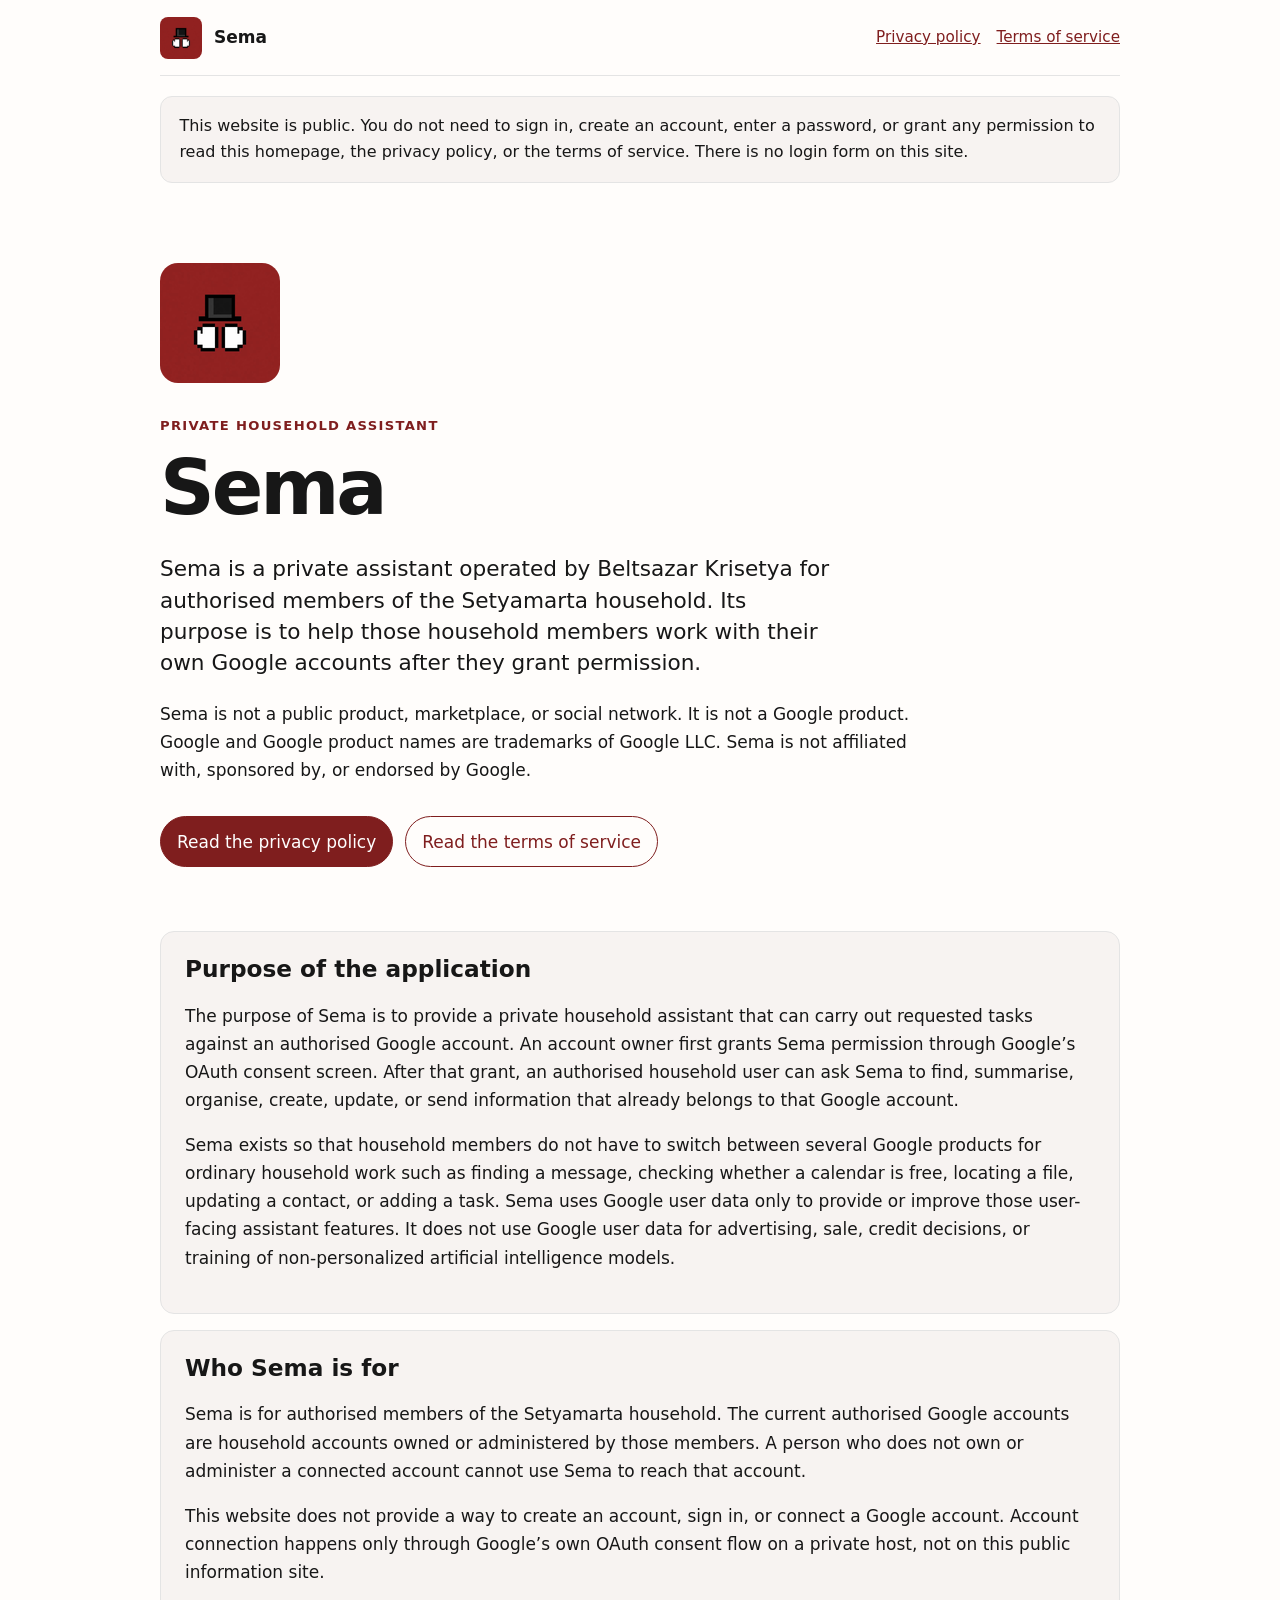
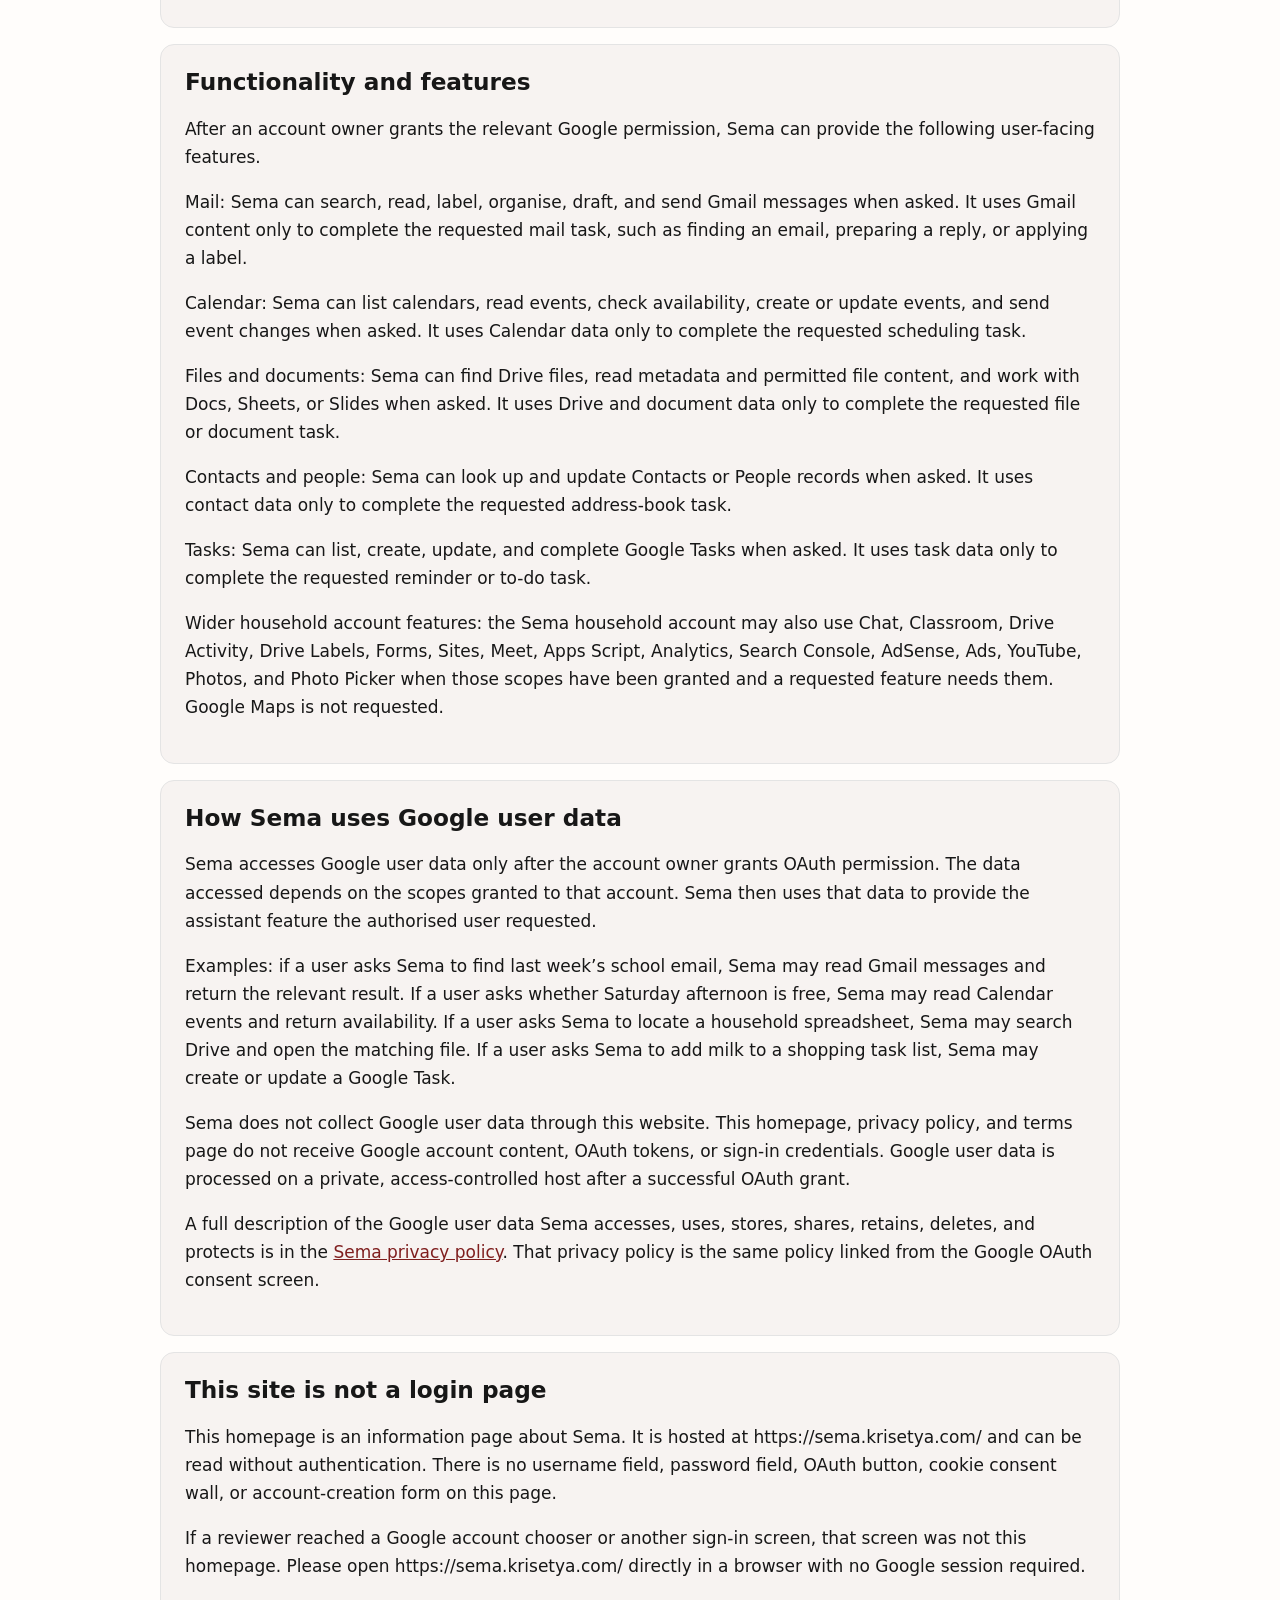
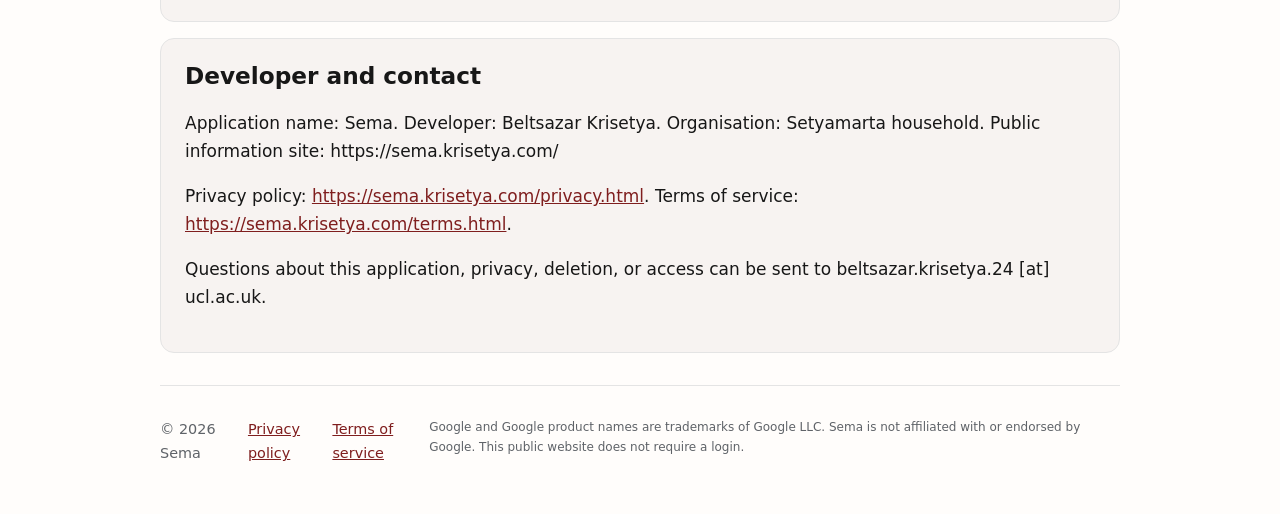
<file: index.html>
<!doctype html>
<html lang="en-GB">
<head>
  <meta charset="utf-8">
  <meta name="viewport" content="width=device-width, initial-scale=1">
  <title>Sema, a private household assistant</title>
  <meta name="description" content="Sema is a private household assistant for the Setyamarta household. This public page explains what Sema does, how it uses authorised Google account data, and where to read the privacy policy. No sign-in is required.">
  <meta name="robots" content="index,follow">
  <link rel="icon" type="image/png" sizes="120x120" href="/sema-logo.png">
  <link rel="stylesheet" href="/styles.css">
</head>
<body>
  <header class="site-header">
    <a class="brand" href="/" aria-label="Sema home">
      <img src="/sema-logo.png" alt="Sema logo">
      <span>Sema</span>
    </a>
    <nav aria-label="Primary">
      <a href="/privacy.html">Privacy policy</a>
      <a href="/terms.html">Terms of service</a>
    </nav>
  </header>

  <main>
    <p class="notice">This website is public. You do not need to sign in, create an account, enter a password, or grant any permission to read this homepage, the privacy policy, or the terms of service. There is no login form on this site.</p>

    <section class="hero" aria-labelledby="page-title">
      <img class="hero-logo" src="/sema-logo.png" alt="">
      <p class="eyebrow">Private household assistant</p>
      <h1 id="page-title">Sema</h1>
      <p class="lead">Sema is a private assistant operated by Beltsazar Krisetya for authorised members of the Setyamarta household. Its purpose is to help those household members work with their own Google accounts after they grant permission.</p>
      <p>Sema is not a public product, marketplace, or social network. It is not a Google product. Google and Google product names are trademarks of Google LLC. Sema is not affiliated with, sponsored by, or endorsed by Google.</p>
      <div class="actions">
        <a class="button primary" href="/privacy.html">Read the privacy policy</a>
        <a class="button" href="/terms.html">Read the terms of service</a>
      </div>
    </section>

    <section class="card" aria-labelledby="purpose-title">
      <h2 id="purpose-title">Purpose of the application</h2>
      <p>The purpose of Sema is to provide a private household assistant that can carry out requested tasks against an authorised Google account. An account owner first grants Sema permission through Google’s OAuth consent screen. After that grant, an authorised household user can ask Sema to find, summarise, organise, create, update, or send information that already belongs to that Google account.</p>
      <p>Sema exists so that household members do not have to switch between several Google products for ordinary household work such as finding a message, checking whether a calendar is free, locating a file, updating a contact, or adding a task. Sema uses Google user data only to provide or improve those user-facing assistant features. It does not use Google user data for advertising, sale, credit decisions, or training of non-personalized artificial intelligence models.</p>
    </section>

    <section class="card" aria-labelledby="who-title">
      <h2 id="who-title">Who Sema is for</h2>
      <p>Sema is for authorised members of the Setyamarta household. The current authorised Google accounts are household accounts owned or administered by those members. A person who does not own or administer a connected account cannot use Sema to reach that account.</p>
      <p>This website does not provide a way to create an account, sign in, or connect a Google account. Account connection happens only through Google’s own OAuth consent flow on a private host, not on this public information site.</p>
    </section>

    <section class="card" aria-labelledby="features-title">
      <h2 id="features-title">Functionality and features</h2>
      <p>After an account owner grants the relevant Google permission, Sema can provide the following user-facing features.</p>
      <p>Mail: Sema can search, read, label, organise, draft, and send Gmail messages when asked. It uses Gmail content only to complete the requested mail task, such as finding an email, preparing a reply, or applying a label.</p>
      <p>Calendar: Sema can list calendars, read events, check availability, create or update events, and send event changes when asked. It uses Calendar data only to complete the requested scheduling task.</p>
      <p>Files and documents: Sema can find Drive files, read metadata and permitted file content, and work with Docs, Sheets, or Slides when asked. It uses Drive and document data only to complete the requested file or document task.</p>
      <p>Contacts and people: Sema can look up and update Contacts or People records when asked. It uses contact data only to complete the requested address-book task.</p>
      <p>Tasks: Sema can list, create, update, and complete Google Tasks when asked. It uses task data only to complete the requested reminder or to-do task.</p>
      <p>Wider household account features: the Sema household account may also use Chat, Classroom, Drive Activity, Drive Labels, Forms, Sites, Meet, Apps Script, Analytics, Search Console, AdSense, Ads, YouTube, Photos, and Photo Picker when those scopes have been granted and a requested feature needs them. Google Maps is not requested.</p>
    </section>

    <section class="card" aria-labelledby="data-title">
      <h2 id="data-title">How Sema uses Google user data</h2>
      <p>Sema accesses Google user data only after the account owner grants OAuth permission. The data accessed depends on the scopes granted to that account. Sema then uses that data to provide the assistant feature the authorised user requested.</p>
      <p>Examples: if a user asks Sema to find last week’s school email, Sema may read Gmail messages and return the relevant result. If a user asks whether Saturday afternoon is free, Sema may read Calendar events and return availability. If a user asks Sema to locate a household spreadsheet, Sema may search Drive and open the matching file. If a user asks Sema to add milk to a shopping task list, Sema may create or update a Google Task.</p>
      <p>Sema does not collect Google user data through this website. This homepage, privacy policy, and terms page do not receive Google account content, OAuth tokens, or sign-in credentials. Google user data is processed on a private, access-controlled host after a successful OAuth grant.</p>
      <p>A full description of the Google user data Sema accesses, uses, stores, shares, retains, deletes, and protects is in the <a href="/privacy.html">Sema privacy policy</a>. That privacy policy is the same policy linked from the Google OAuth consent screen.</p>
    </section>

    <section class="card" aria-labelledby="public-title">
      <h2 id="public-title">This site is not a login page</h2>
      <p>This homepage is an information page about Sema. It is hosted at https://sema.krisetya.com/ and can be read without authentication. There is no username field, password field, OAuth button, cookie consent wall, or account-creation form on this page.</p>
      <p>If a reviewer reached a Google account chooser or another sign-in screen, that screen was not this homepage. Please open https://sema.krisetya.com/ directly in a browser with no Google session required.</p>
    </section>

    <section class="card" aria-labelledby="developer-title">
      <h2 id="developer-title">Developer and contact</h2>
      <p>Application name: Sema. Developer: Beltsazar Krisetya. Organisation: Setyamarta household. Public information site: https://sema.krisetya.com/</p>
      <p>Privacy policy: <a href="/privacy.html">https://sema.krisetya.com/privacy.html</a>. Terms of service: <a href="/terms.html">https://sema.krisetya.com/terms.html</a>.</p>
      <p>Questions about this application, privacy, deletion, or access can be sent to beltsazar.krisetya.24 [at] ucl.ac.uk.</p>
    </section>
  </main>

  <footer class="site-footer">
    <span>© 2026 Sema</span>
    <nav aria-label="Footer">
      <a href="/privacy.html">Privacy policy</a>
      <a href="/terms.html">Terms of service</a>
    </nav>
    <small>Google and Google product names are trademarks of Google LLC. Sema is not affiliated with or endorsed by Google. This public website does not require a login.</small>
  </footer>
</body>
</html>
</file>
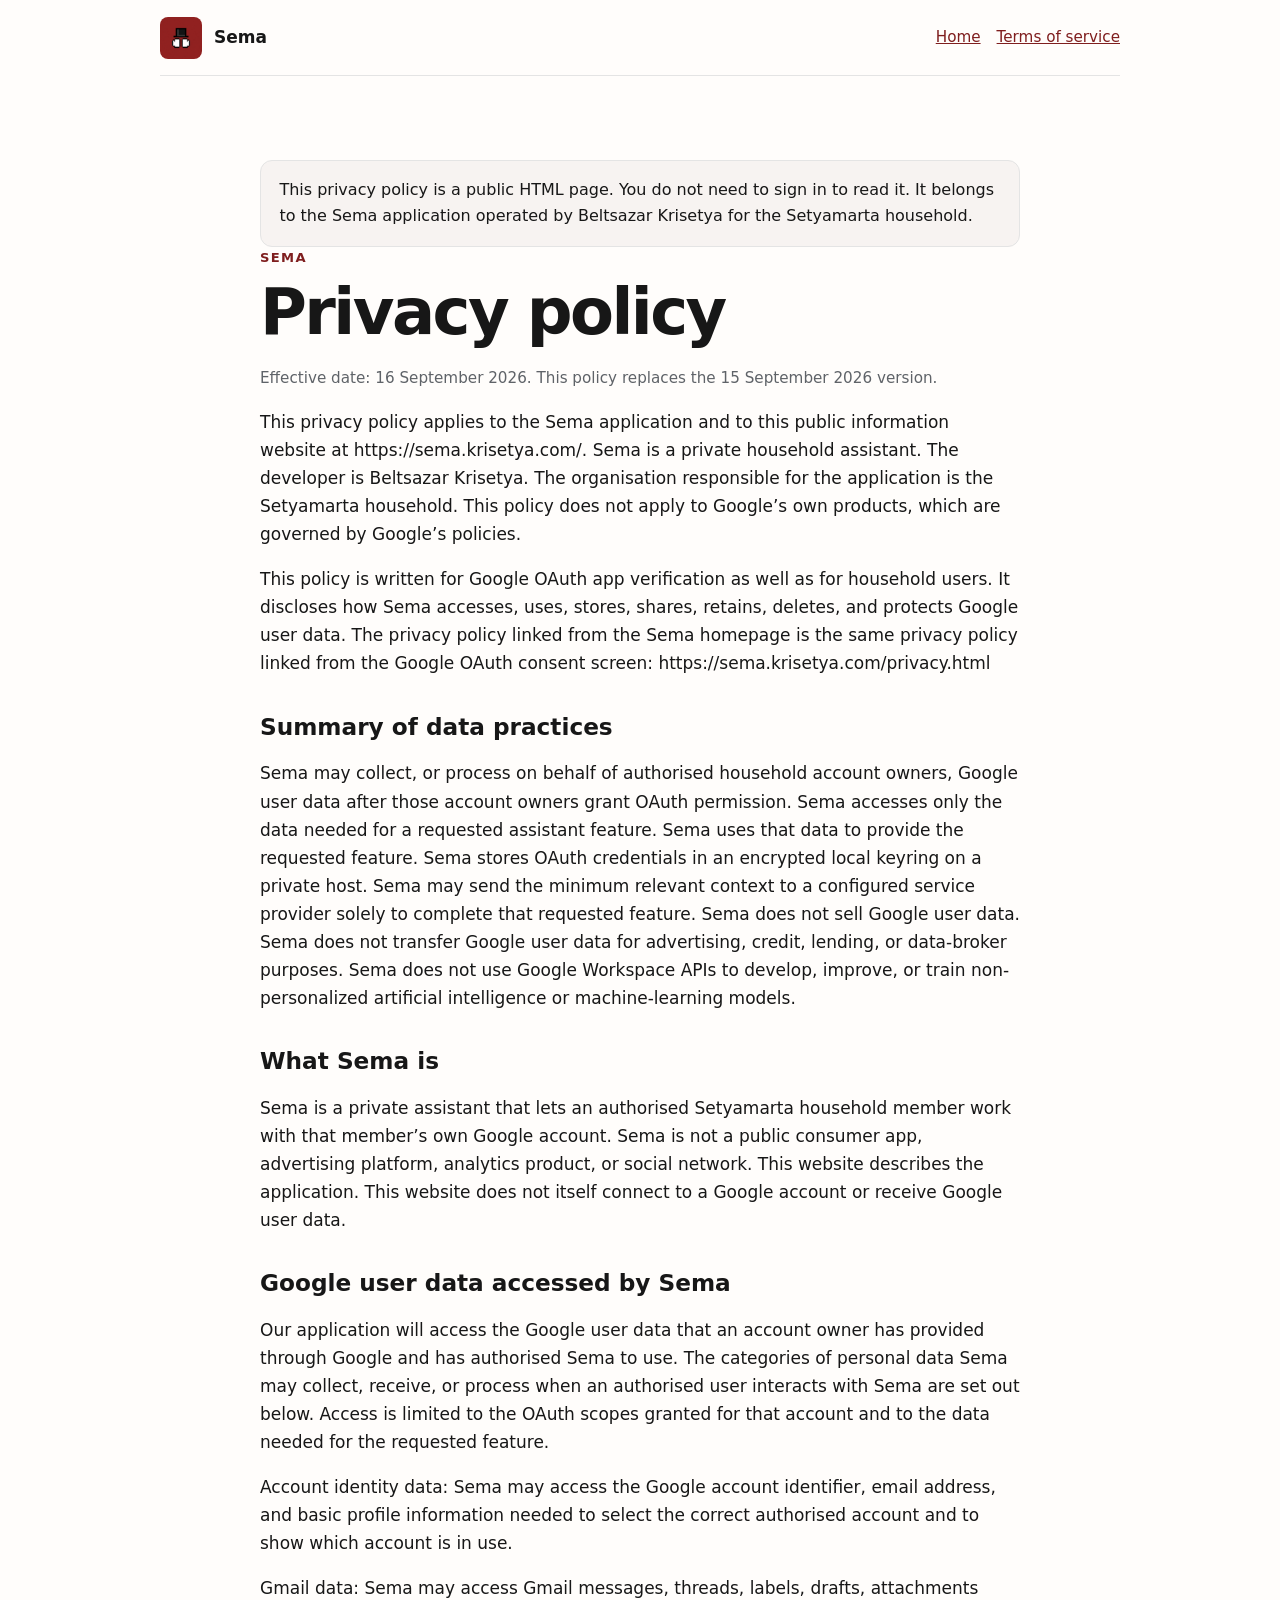
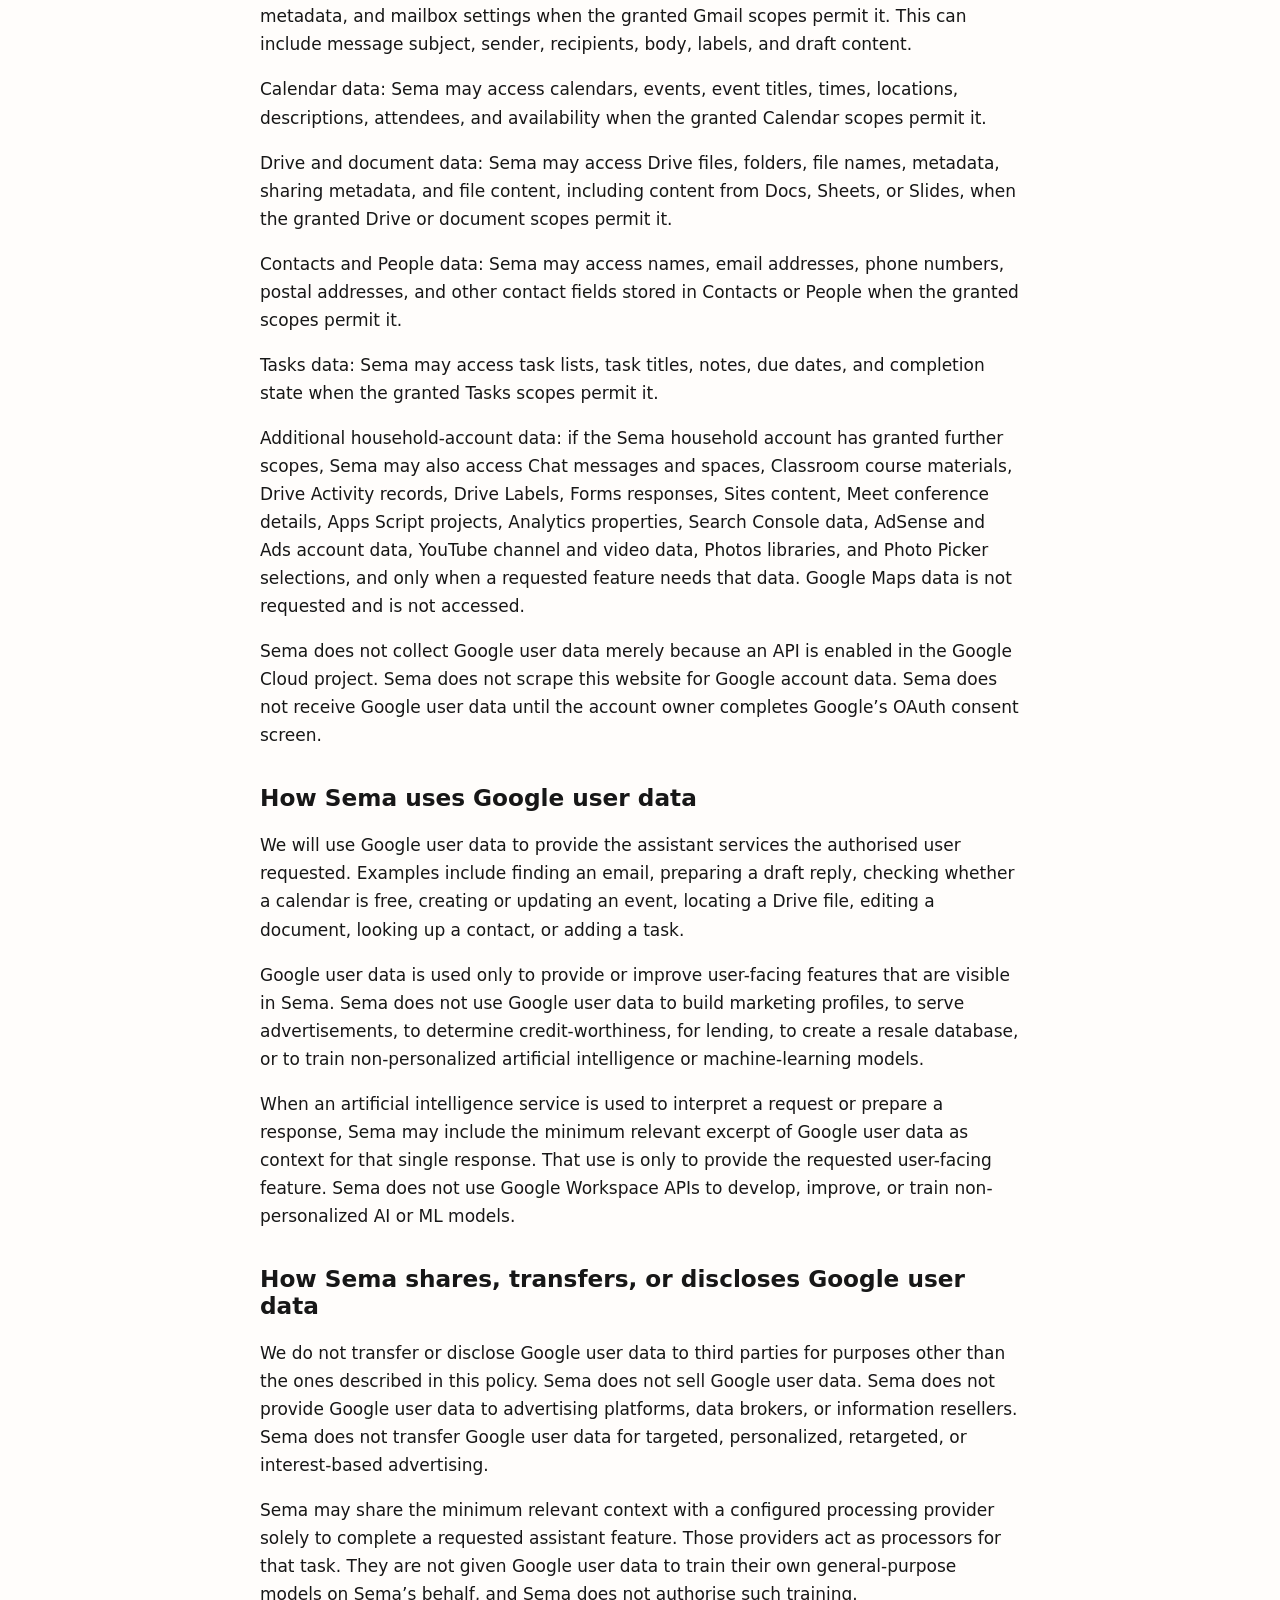
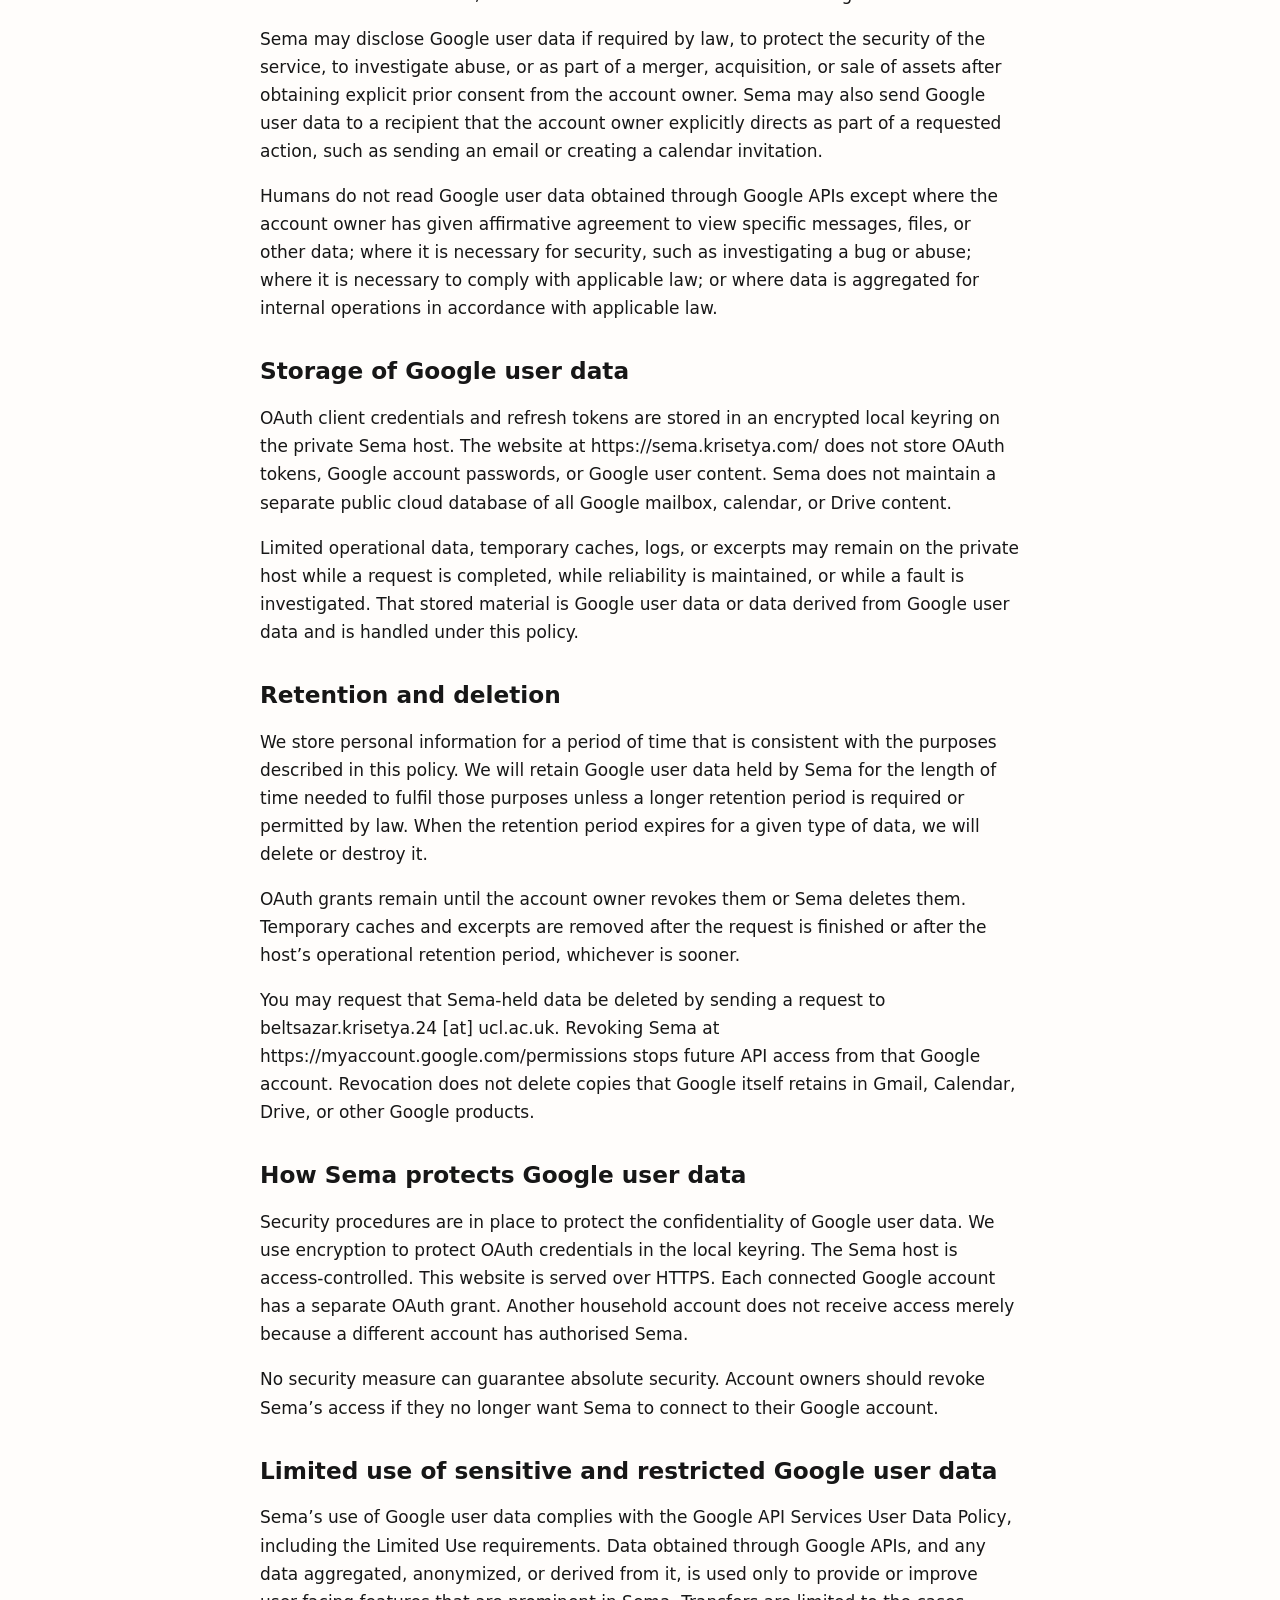
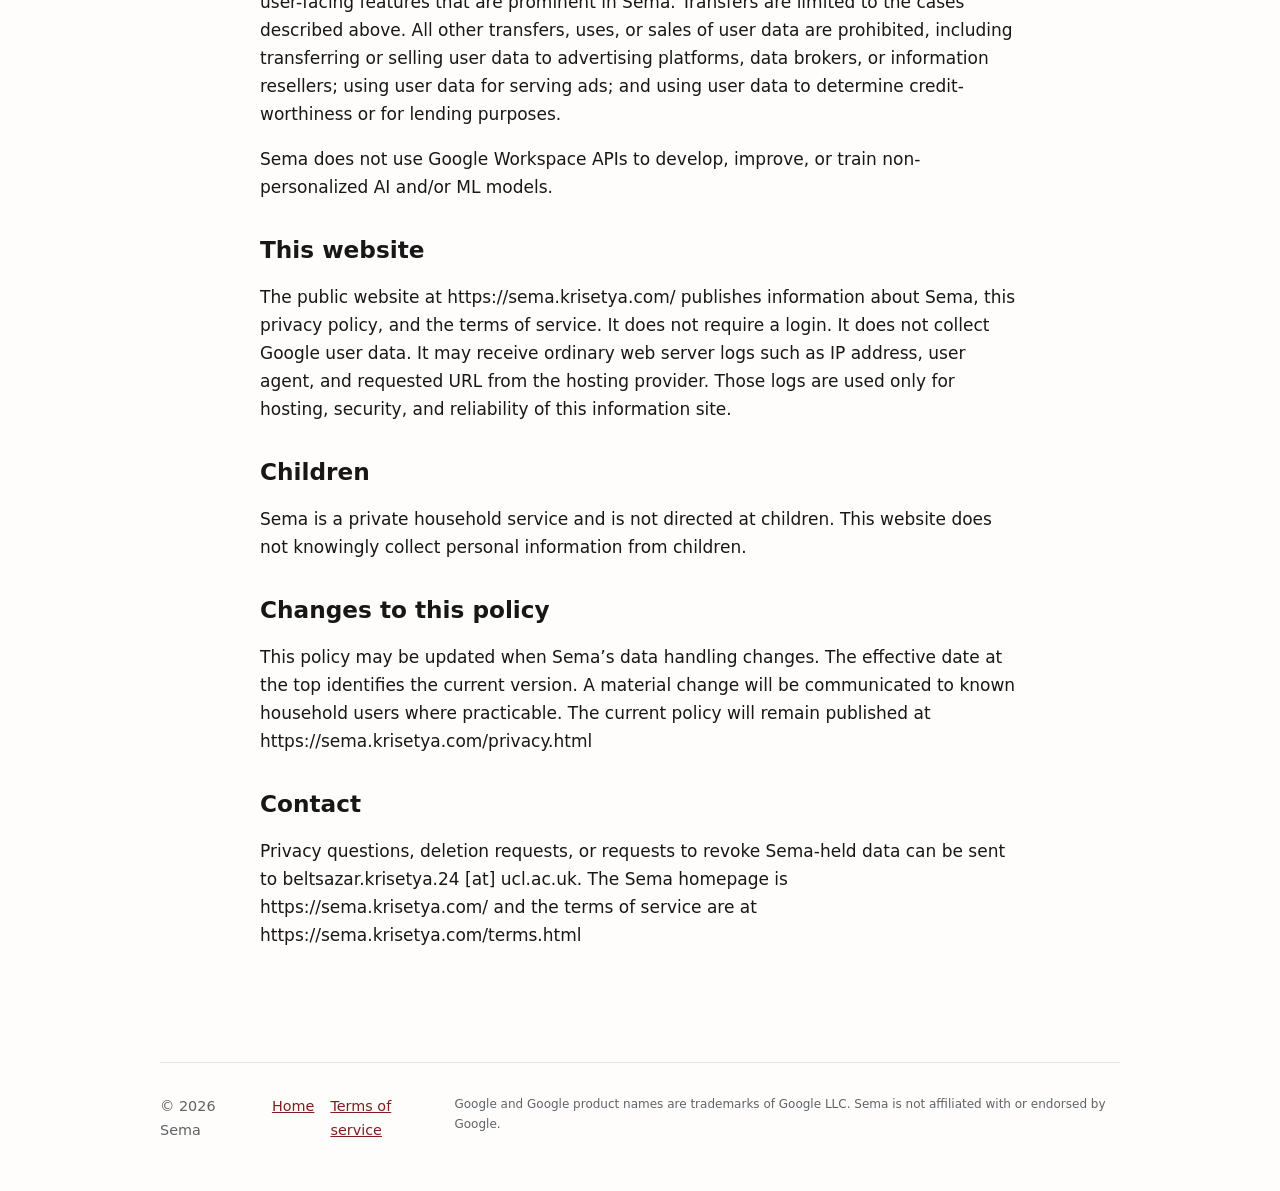
<file: privacy.html>
<!doctype html>
<html lang="en-GB">
<head>
  <meta charset="utf-8">
  <meta name="viewport" content="width=device-width, initial-scale=1">
  <title>Privacy policy | Sema</title>
  <meta name="description" content="Privacy policy for Sema, a private household assistant. This page explains the Google user data Sema accesses, uses, stores, shares, retains, deletes, and protects.">
  <meta name="robots" content="index,follow">
  <link rel="icon" type="image/png" sizes="120x120" href="/sema-logo.png">
  <link rel="stylesheet" href="/styles.css">
</head>
<body>
  <header class="site-header">
    <a class="brand" href="/" aria-label="Sema home">
      <img src="/sema-logo.png" alt="Sema logo">
      <span>Sema</span>
    </a>
    <nav aria-label="Primary">
      <a href="/">Home</a>
      <a href="/terms.html">Terms of service</a>
    </nav>
  </header>

  <main class="document">
    <p class="notice">This privacy policy is a public HTML page. You do not need to sign in to read it. It belongs to the Sema application operated by Beltsazar Krisetya for the Setyamarta household.</p>
    <p class="eyebrow">Sema</p>
    <h1>Privacy policy</h1>
    <p class="updated">Effective date: 16 September 2026. This policy replaces the 15 September 2026 version.</p>

    <p>This privacy policy applies to the Sema application and to this public information website at https://sema.krisetya.com/. Sema is a private household assistant. The developer is Beltsazar Krisetya. The organisation responsible for the application is the Setyamarta household. This policy does not apply to Google’s own products, which are governed by Google’s policies.</p>

    <p>This policy is written for Google OAuth app verification as well as for household users. It discloses how Sema accesses, uses, stores, shares, retains, deletes, and protects Google user data. The privacy policy linked from the Sema homepage is the same privacy policy linked from the Google OAuth consent screen: https://sema.krisetya.com/privacy.html</p>

    <h2>Summary of data practices</h2>
    <p>Sema may collect, or process on behalf of authorised household account owners, Google user data after those account owners grant OAuth permission. Sema accesses only the data needed for a requested assistant feature. Sema uses that data to provide the requested feature. Sema stores OAuth credentials in an encrypted local keyring on a private host. Sema may send the minimum relevant context to a configured service provider solely to complete that requested feature. Sema does not sell Google user data. Sema does not transfer Google user data for advertising, credit, lending, or data-broker purposes. Sema does not use Google Workspace APIs to develop, improve, or train non-personalized artificial intelligence or machine-learning models.</p>

    <h2>What Sema is</h2>
    <p>Sema is a private assistant that lets an authorised Setyamarta household member work with that member’s own Google account. Sema is not a public consumer app, advertising platform, analytics product, or social network. This website describes the application. This website does not itself connect to a Google account or receive Google user data.</p>

    <h2>Google user data accessed by Sema</h2>
    <p>Our application will access the Google user data that an account owner has provided through Google and has authorised Sema to use. The categories of personal data Sema may collect, receive, or process when an authorised user interacts with Sema are set out below. Access is limited to the OAuth scopes granted for that account and to the data needed for the requested feature.</p>
    <p>Account identity data: Sema may access the Google account identifier, email address, and basic profile information needed to select the correct authorised account and to show which account is in use.</p>
    <p>Gmail data: Sema may access Gmail messages, threads, labels, drafts, attachments metadata, and mailbox settings when the granted Gmail scopes permit it. This can include message subject, sender, recipients, body, labels, and draft content.</p>
    <p>Calendar data: Sema may access calendars, events, event titles, times, locations, descriptions, attendees, and availability when the granted Calendar scopes permit it.</p>
    <p>Drive and document data: Sema may access Drive files, folders, file names, metadata, sharing metadata, and file content, including content from Docs, Sheets, or Slides, when the granted Drive or document scopes permit it.</p>
    <p>Contacts and People data: Sema may access names, email addresses, phone numbers, postal addresses, and other contact fields stored in Contacts or People when the granted scopes permit it.</p>
    <p>Tasks data: Sema may access task lists, task titles, notes, due dates, and completion state when the granted Tasks scopes permit it.</p>
    <p>Additional household-account data: if the Sema household account has granted further scopes, Sema may also access Chat messages and spaces, Classroom course materials, Drive Activity records, Drive Labels, Forms responses, Sites content, Meet conference details, Apps Script projects, Analytics properties, Search Console data, AdSense and Ads account data, YouTube channel and video data, Photos libraries, and Photo Picker selections, and only when a requested feature needs that data. Google Maps data is not requested and is not accessed.</p>
    <p>Sema does not collect Google user data merely because an API is enabled in the Google Cloud project. Sema does not scrape this website for Google account data. Sema does not receive Google user data until the account owner completes Google’s OAuth consent screen.</p>

    <h2>How Sema uses Google user data</h2>
    <p>We will use Google user data to provide the assistant services the authorised user requested. Examples include finding an email, preparing a draft reply, checking whether a calendar is free, creating or updating an event, locating a Drive file, editing a document, looking up a contact, or adding a task.</p>
    <p>Google user data is used only to provide or improve user-facing features that are visible in Sema. Sema does not use Google user data to build marketing profiles, to serve advertisements, to determine credit-worthiness, for lending, to create a resale database, or to train non-personalized artificial intelligence or machine-learning models.</p>
    <p>When an artificial intelligence service is used to interpret a request or prepare a response, Sema may include the minimum relevant excerpt of Google user data as context for that single response. That use is only to provide the requested user-facing feature. Sema does not use Google Workspace APIs to develop, improve, or train non-personalized AI or ML models.</p>

    <h2>How Sema shares, transfers, or discloses Google user data</h2>
    <p>We do not transfer or disclose Google user data to third parties for purposes other than the ones described in this policy. Sema does not sell Google user data. Sema does not provide Google user data to advertising platforms, data brokers, or information resellers. Sema does not transfer Google user data for targeted, personalized, retargeted, or interest-based advertising.</p>
    <p>Sema may share the minimum relevant context with a configured processing provider solely to complete a requested assistant feature. Those providers act as processors for that task. They are not given Google user data to train their own general-purpose models on Sema’s behalf, and Sema does not authorise such training.</p>
    <p>Sema may disclose Google user data if required by law, to protect the security of the service, to investigate abuse, or as part of a merger, acquisition, or sale of assets after obtaining explicit prior consent from the account owner. Sema may also send Google user data to a recipient that the account owner explicitly directs as part of a requested action, such as sending an email or creating a calendar invitation.</p>
    <p>Humans do not read Google user data obtained through Google APIs except where the account owner has given affirmative agreement to view specific messages, files, or other data; where it is necessary for security, such as investigating a bug or abuse; where it is necessary to comply with applicable law; or where data is aggregated for internal operations in accordance with applicable law.</p>

    <h2>Storage of Google user data</h2>
    <p>OAuth client credentials and refresh tokens are stored in an encrypted local keyring on the private Sema host. The website at https://sema.krisetya.com/ does not store OAuth tokens, Google account passwords, or Google user content. Sema does not maintain a separate public cloud database of all Google mailbox, calendar, or Drive content.</p>
    <p>Limited operational data, temporary caches, logs, or excerpts may remain on the private host while a request is completed, while reliability is maintained, or while a fault is investigated. That stored material is Google user data or data derived from Google user data and is handled under this policy.</p>

    <h2>Retention and deletion</h2>
    <p>We store personal information for a period of time that is consistent with the purposes described in this policy. We will retain Google user data held by Sema for the length of time needed to fulfil those purposes unless a longer retention period is required or permitted by law. When the retention period expires for a given type of data, we will delete or destroy it.</p>
    <p>OAuth grants remain until the account owner revokes them or Sema deletes them. Temporary caches and excerpts are removed after the request is finished or after the host’s operational retention period, whichever is sooner.</p>
    <p>You may request that Sema-held data be deleted by sending a request to beltsazar.krisetya.24 [at] ucl.ac.uk. Revoking Sema at https://myaccount.google.com/permissions stops future API access from that Google account. Revocation does not delete copies that Google itself retains in Gmail, Calendar, Drive, or other Google products.</p>

    <h2>How Sema protects Google user data</h2>
    <p>Security procedures are in place to protect the confidentiality of Google user data. We use encryption to protect OAuth credentials in the local keyring. The Sema host is access-controlled. This website is served over HTTPS. Each connected Google account has a separate OAuth grant. Another household account does not receive access merely because a different account has authorised Sema.</p>
    <p>No security measure can guarantee absolute security. Account owners should revoke Sema’s access if they no longer want Sema to connect to their Google account.</p>

    <h2>Limited use of sensitive and restricted Google user data</h2>
    <p>Sema’s use of Google user data complies with the Google API Services User Data Policy, including the Limited Use requirements. Data obtained through Google APIs, and any data aggregated, anonymized, or derived from it, is used only to provide or improve user-facing features that are prominent in Sema. Transfers are limited to the cases described above. All other transfers, uses, or sales of user data are prohibited, including transferring or selling user data to advertising platforms, data brokers, or information resellers; using user data for serving ads; and using user data to determine credit-worthiness or for lending purposes.</p>
    <p>Sema does not use Google Workspace APIs to develop, improve, or train non-personalized AI and/or ML models.</p>

    <h2>This website</h2>
    <p>The public website at https://sema.krisetya.com/ publishes information about Sema, this privacy policy, and the terms of service. It does not require a login. It does not collect Google user data. It may receive ordinary web server logs such as IP address, user agent, and requested URL from the hosting provider. Those logs are used only for hosting, security, and reliability of this information site.</p>

    <h2>Children</h2>
    <p>Sema is a private household service and is not directed at children. This website does not knowingly collect personal information from children.</p>

    <h2>Changes to this policy</h2>
    <p>This policy may be updated when Sema’s data handling changes. The effective date at the top identifies the current version. A material change will be communicated to known household users where practicable. The current policy will remain published at https://sema.krisetya.com/privacy.html</p>

    <h2>Contact</h2>
    <p>Privacy questions, deletion requests, or requests to revoke Sema-held data can be sent to beltsazar.krisetya.24 [at] ucl.ac.uk. The Sema homepage is https://sema.krisetya.com/ and the terms of service are at https://sema.krisetya.com/terms.html</p>
  </main>

  <footer class="site-footer">
    <span>© 2026 Sema</span>
    <nav aria-label="Footer">
      <a href="/">Home</a>
      <a href="/terms.html">Terms of service</a>
    </nav>
    <small>Google and Google product names are trademarks of Google LLC. Sema is not affiliated with or endorsed by Google.</small>
  </footer>
</body>
</html>
</file>
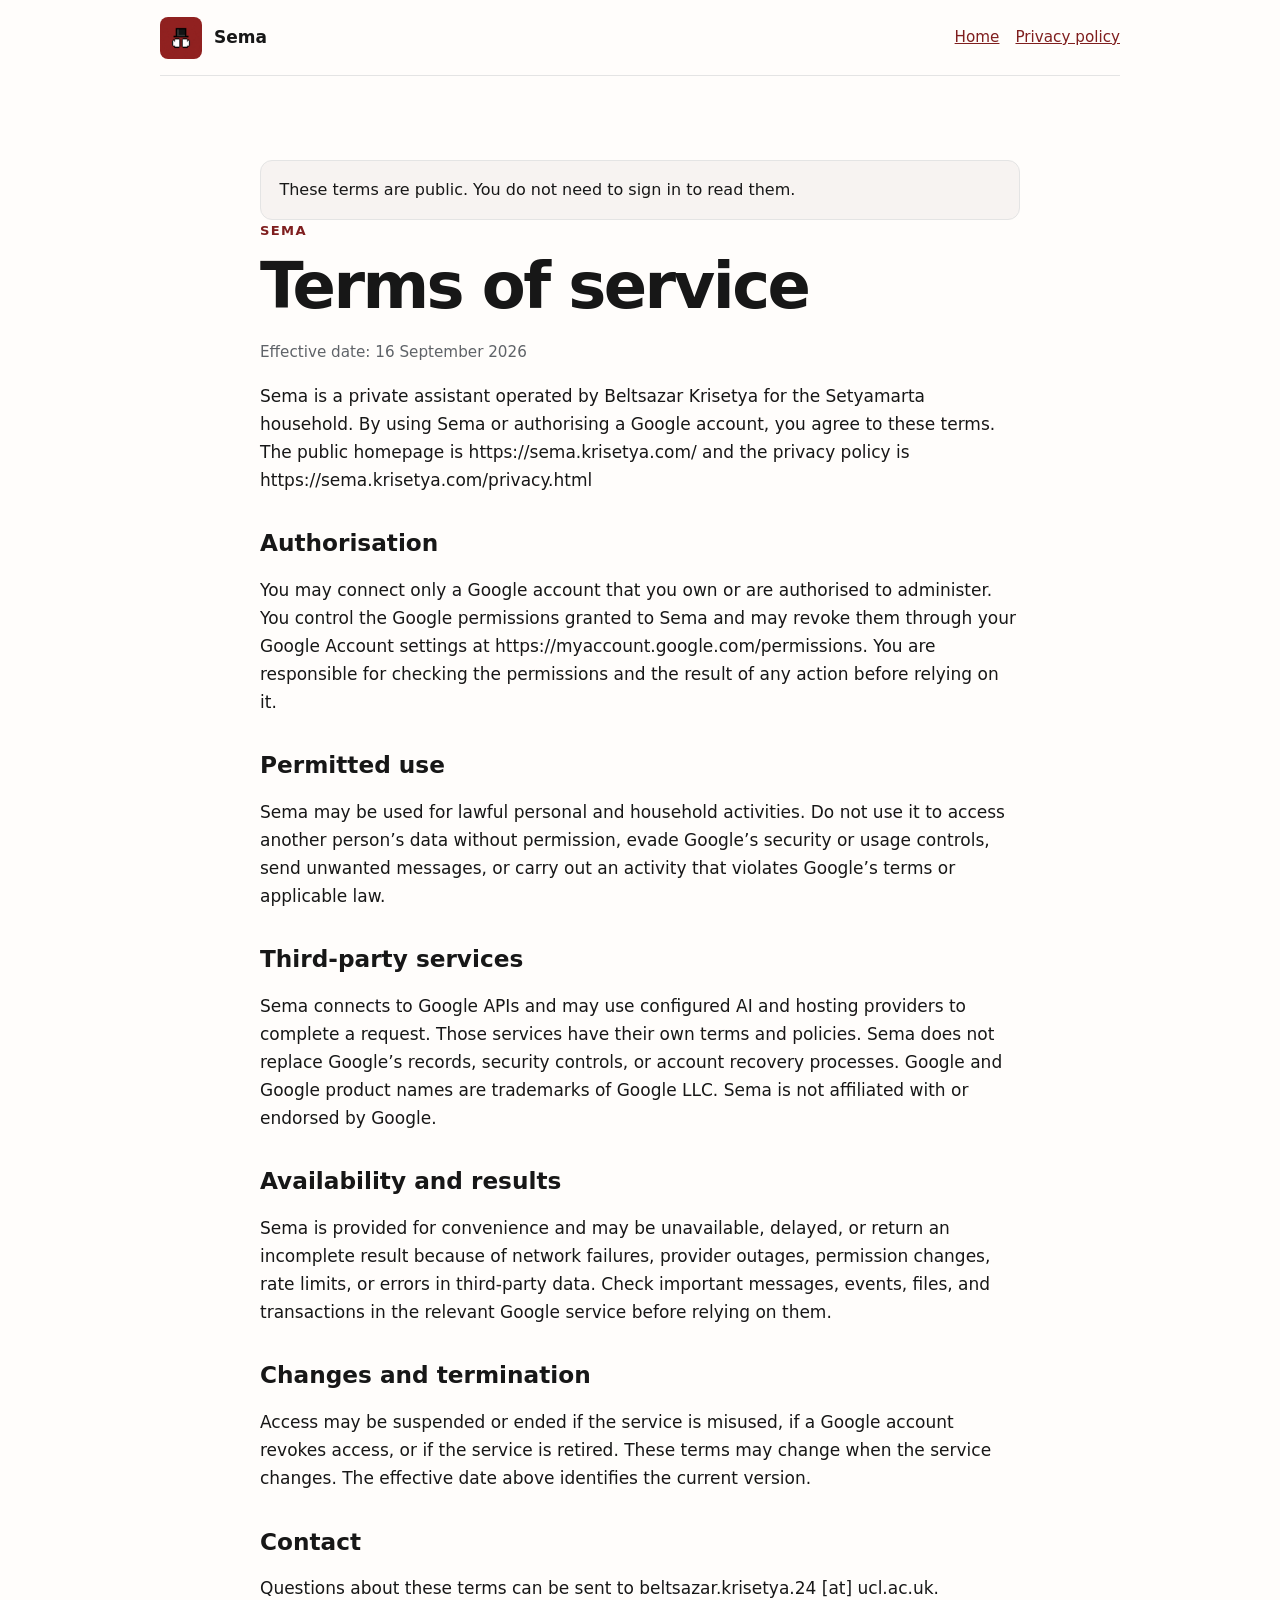
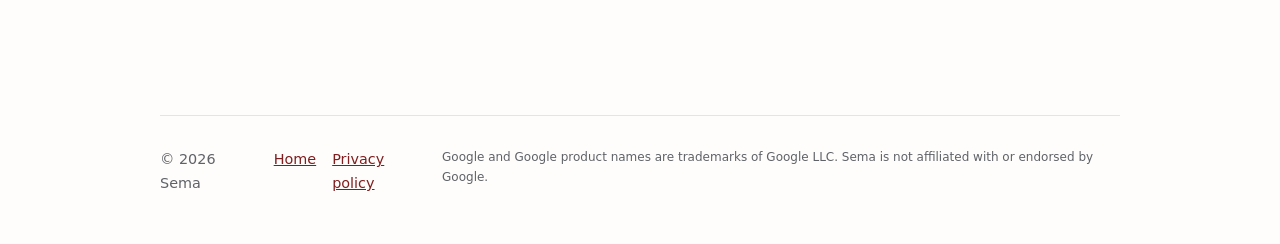
<file: terms.html>
<!doctype html>
<html lang="en-GB">
<head>
  <meta charset="utf-8">
  <meta name="viewport" content="width=device-width, initial-scale=1">
  <title>Terms of service | Sema</title>
  <meta name="description" content="Terms of service for Sema, a private household assistant operated for the Setyamarta household.">
  <meta name="robots" content="index,follow">
  <link rel="icon" type="image/png" sizes="120x120" href="/sema-logo.png">
  <link rel="stylesheet" href="/styles.css">
</head>
<body>
  <header class="site-header">
    <a class="brand" href="/" aria-label="Sema home">
      <img src="/sema-logo.png" alt="Sema logo">
      <span>Sema</span>
    </a>
    <nav aria-label="Primary">
      <a href="/">Home</a>
      <a href="/privacy.html">Privacy policy</a>
    </nav>
  </header>

  <main class="document">
    <p class="notice">These terms are public. You do not need to sign in to read them.</p>
    <p class="eyebrow">Sema</p>
    <h1>Terms of service</h1>
    <p class="updated">Effective date: 16 September 2026</p>

    <p>Sema is a private assistant operated by Beltsazar Krisetya for the Setyamarta household. By using Sema or authorising a Google account, you agree to these terms. The public homepage is https://sema.krisetya.com/ and the privacy policy is https://sema.krisetya.com/privacy.html</p>

    <h2>Authorisation</h2>
    <p>You may connect only a Google account that you own or are authorised to administer. You control the Google permissions granted to Sema and may revoke them through your Google Account settings at https://myaccount.google.com/permissions. You are responsible for checking the permissions and the result of any action before relying on it.</p>

    <h2>Permitted use</h2>
    <p>Sema may be used for lawful personal and household activities. Do not use it to access another person’s data without permission, evade Google’s security or usage controls, send unwanted messages, or carry out an activity that violates Google’s terms or applicable law.</p>

    <h2>Third-party services</h2>
    <p>Sema connects to Google APIs and may use configured AI and hosting providers to complete a request. Those services have their own terms and policies. Sema does not replace Google’s records, security controls, or account recovery processes. Google and Google product names are trademarks of Google LLC. Sema is not affiliated with or endorsed by Google.</p>

    <h2>Availability and results</h2>
    <p>Sema is provided for convenience and may be unavailable, delayed, or return an incomplete result because of network failures, provider outages, permission changes, rate limits, or errors in third-party data. Check important messages, events, files, and transactions in the relevant Google service before relying on them.</p>

    <h2>Changes and termination</h2>
    <p>Access may be suspended or ended if the service is misused, if a Google account revokes access, or if the service is retired. These terms may change when the service changes. The effective date above identifies the current version.</p>

    <h2>Contact</h2>
    <p>Questions about these terms can be sent to beltsazar.krisetya.24 [at] ucl.ac.uk.</p>
  </main>

  <footer class="site-footer">
    <span>© 2026 Sema</span>
    <nav aria-label="Footer">
      <a href="/">Home</a>
      <a href="/privacy.html">Privacy policy</a>
    </nav>
    <small>Google and Google product names are trademarks of Google LLC. Sema is not affiliated with or endorsed by Google.</small>
  </footer>
</body>
</html>
</file>
<file: styles.css>
:root {
  color-scheme: light;
  --ink: #171717;
  --muted: #5f6368;
  --line: #e4e4e4;
  --paper: #fffdfb;
  --panel: #f7f3f1;
  --accent: #a92727;
  --accent-dark: #7f1e1e;
}

* { box-sizing: border-box; }

body {
  margin: 0;
  color: var(--ink);
  background: var(--paper);
  font: 17px/1.65 system-ui, -apple-system, BlinkMacSystemFont, "Segoe UI", sans-serif;
}

a { color: var(--accent-dark); }
a:hover { color: var(--accent); }

.site-header,
.site-footer,
main {
  width: min(960px, calc(100% - 2rem));
  margin-inline: auto;
}

.site-header {
  display: flex;
  align-items: center;
  justify-content: space-between;
  gap: 1rem;
  min-height: 76px;
  border-bottom: 1px solid var(--line);
}
.site-header nav { display: flex; gap: 1rem; font-size: .95rem; }
.notice {
  margin: 1.25rem 0 0;
  padding: 1rem 1.15rem;
  border: 1px solid var(--line);
  border-radius: 12px;
  background: var(--panel);
  font-size: 1rem;
}

.brand {
  display: inline-flex;
  align-items: center;
  gap: .75rem;
  color: var(--ink);
  font-weight: 700;
  text-decoration: none;
}

.brand img { width: 42px; height: 42px; border-radius: 8px; }

.hero { padding: 5rem 0 3rem; max-width: 760px; }
.hero-logo { width: 120px; height: 120px; border-radius: 18px; margin-bottom: 1.5rem; }
.eyebrow { margin: 0 0 .5rem; color: var(--accent-dark); font-size: .82rem; font-weight: 750; letter-spacing: .1em; text-transform: uppercase; }
h1, h2 { line-height: 1.15; }
h1 { max-width: 720px; margin: 0 0 1rem; font-size: clamp(2.5rem, 7vw, 4.75rem); letter-spacing: -.04em; }
h2 { margin-top: 0; font-size: 1.45rem; }
.lead { max-width: 680px; font-size: 1.35rem; line-height: 1.45; }

.actions { display: flex; flex-wrap: wrap; gap: .75rem; margin-top: 2rem; }
.button {
  display: inline-block;
  padding: .65rem 1rem;
  border: 1px solid var(--accent-dark);
  border-radius: 999px;
  color: var(--accent-dark);
  text-decoration: none;
}
.button.primary { color: #fff; background: var(--accent-dark); }
.button:hover { color: #fff; background: var(--accent); }

.card {
  margin: 1rem 0;
  padding: 1.5rem;
  border: 1px solid var(--line);
  border-radius: 14px;
  background: var(--panel);
}

.document { max-width: 760px; padding: 4rem 0; }
.document h1 { font-size: clamp(2.3rem, 6vw, 4rem); }
.document h2 { margin-top: 2.25rem; }
.updated { color: var(--muted); font-size: .95rem; }

.site-footer {
  display: flex;
  justify-content: space-between;
  gap: 1rem;
  padding: 2rem 0 3rem;
  margin-top: 2rem;
  border-top: 1px solid var(--line);
  color: var(--muted);
  font-size: .9rem;
}
.site-footer nav { display: flex; gap: 1rem; }

@media (max-width: 600px) {
  body { font-size: 16px; }
  .hero { padding-top: 3.5rem; }
  .site-footer { display: block; }
  .site-footer nav { margin-top: .75rem; }
}
</file>
